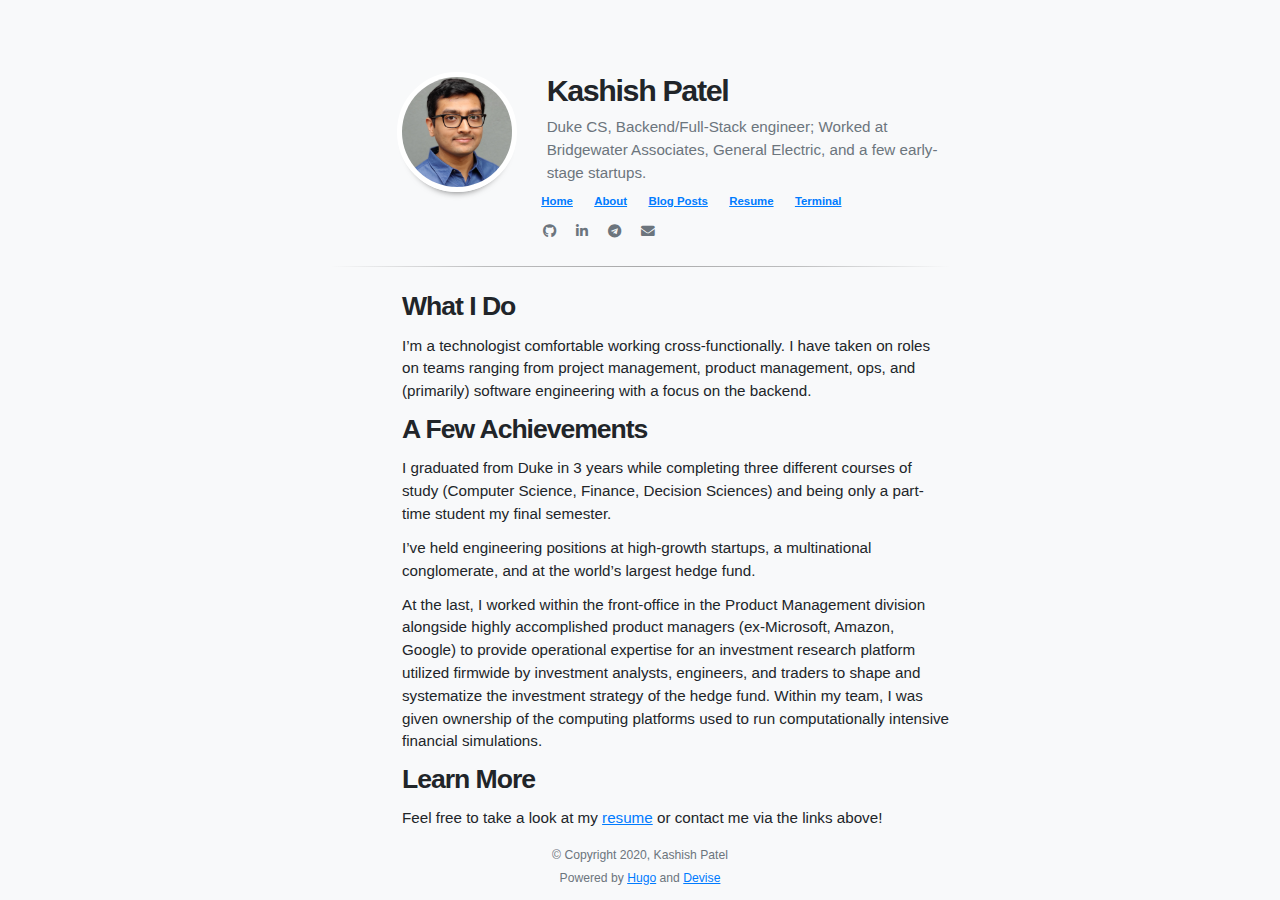
<file: about/index.html>
<!doctype html>
<html lang="en"><head>
    <title>About</title>
    <meta charset="utf-8">
    <meta name="viewport" content="width=device-width, initial-scale=1, shrink-to-fit=no">
    <link rel="stylesheet" href="../../css/theme.css"/>
    <script async="" src="https://www.googletagmanager.com/gtag/js?id=UA-130697959-1"></script> 
    <script>
      window.dataLayer = window.dataLayer || [];
      function gtag() { dataLayer.push(arguments); }
      gtag('js', new Date());
  
      gtag('config', 'UA-130697959-1');
    </script>
</head>
<body>
        <div id="content" class="mx-auto"><header class="container mt-sm-5 mt-4 mb-4 mt-xs-1">
    <div class="row">
        <div class="col-sm-4 col-12 text-sm-right text-center pt-sm-4">
            <a href="../../" class="text-decoration-none">
                <img id="home-image" class="rounded-circle"
                    
                        src="../../images/avatar.jpg"
                    
                />
            </a>
        </div>
        <div class="col-sm-8 col-12 text-sm-left text-center">
            <h2 class="m-0 mb-2 mt-4">
                <a href="../../" class="text-decoration-none">
                    
                        Kashish Patel
                    
                </a>
            </h2>
            <p class="text-muted mb-1">
                
                    Duke CS, Backend/Full-Stack engineer; Worked at Bridgewater Associates, General Electric, and a few early-stage startups.

            </p>
            <ul id="nav-links" class="list-inline mb-2">
                
                <ul id="nav-links" class="list-inline mb-2">
                    <li class="list-inline-item">
                      <a class="badge badge-white " href="../index.html" title="Home">Home</a>
                    </li>                
                    <li class="list-inline-item">
                        <a class="badge badge-white " href="../about/index.html" title="About">About</a>
                    </li>
                
                    <li class="list-inline-item">
                        <a class="badge badge-white " href="../blog/" title="Blog Posts">Blog Posts</a>
                    </li>
                    <li class="list-inline-item">
                        <a class="badge badge-white " href="../data/Resume - Kashish Patel.pdf" title="Resume">Resume</a>
                    </li>
                
                    <li class="list-inline-item">
                        <a class="badge badge-white mobile-hide" href="../index.html" title="Terminal">Terminal</a>
                    </li>
                
            </ul>
            <ul id="nav-social" class="list-inline">
                
                    <li class="list-inline-item mr-3">
                        <a href="http://github.com/kashishpatel" target="_blank">
                            <i class="fab fa-github fa-1x text-muted"></i>
                        </a>
                    </li>
                
                    <li class="list-inline-item mr-3">
                        <a href="https://www.linkedin.com/in/kashish-patel/" target="_blank">
                            <i class="fab fa-linkedin-in fa-1x text-muted"></i>
                        </a>
                    </li>
                
                    <li class="list-inline-item mr-3">
                        <a href="https://t.me/kashishpatel" target="_blank">
                            <i class="fab fa-telegram fa-1x text-muted"></i>
                        </a>
                    </li>
                
                    <li class="list-inline-item mr-3">
                        <a href="mailto:kashishkpatel@gmail.com" target="_blank">
                            <i class="fas fa-envelope fa-1x text-muted"></i>
                        </a>
                    </li>
                
            </ul>
        </div>
    </div>
    <hr />
</header>
<div class="container">
    <div class="pl-sm-4 ml-sm-5">
        <p><h3>What I Do</h3></What></p>
<p>I&rsquo;m a technologist comfortable working cross-functionally. I have taken on roles on teams ranging from project management, product management, ops, and (primarily) software engineering with a focus on the backend.</p>
<p><h3>A Few Achievements</h3></p>
<p>I graduated from Duke in 3 years while completing three different courses of study (Computer Science, Finance, Decision Sciences) and being only a part-time student my final semester.</p>
<p>I&rsquo;ve held engineering positions at high-growth startups, a multinational conglomerate, and at the world&rsquo;s largest hedge fund. <p> At the last, I worked within the front-office in the Product Management division alongside highly accomplished product managers (ex-Microsoft, Amazon, Google) to provide operational expertise for an investment research platform utilized firmwide by investment analysts, engineers, and traders to shape and systematize the investment strategy of the hedge fund.  Within my team, I was given ownership of the computing platforms used to run computationally intensive financial simulations.</p>
<p><h3>Learn More</h3></p>
<p>Feel free to take a look at my  <a href="../data/Resume - Kashish Patel.pdf" title="Resume">resume</a> or contact me via the links above!</p>
    </div>

            </div>
        </div><footer class="text-center pb-1">
    <small class="text-muted">
        
            &copy; Copyright 2020, Kashish Patel
        
        <br>
        Powered by <a href="https://gohugo.io/" target="_blank">Hugo</a>
        and <a href="https://github.com/austingebauer/devise" target="_blank">Devise</a>
    </small>
</footer>
</body>
</html>
</file>
